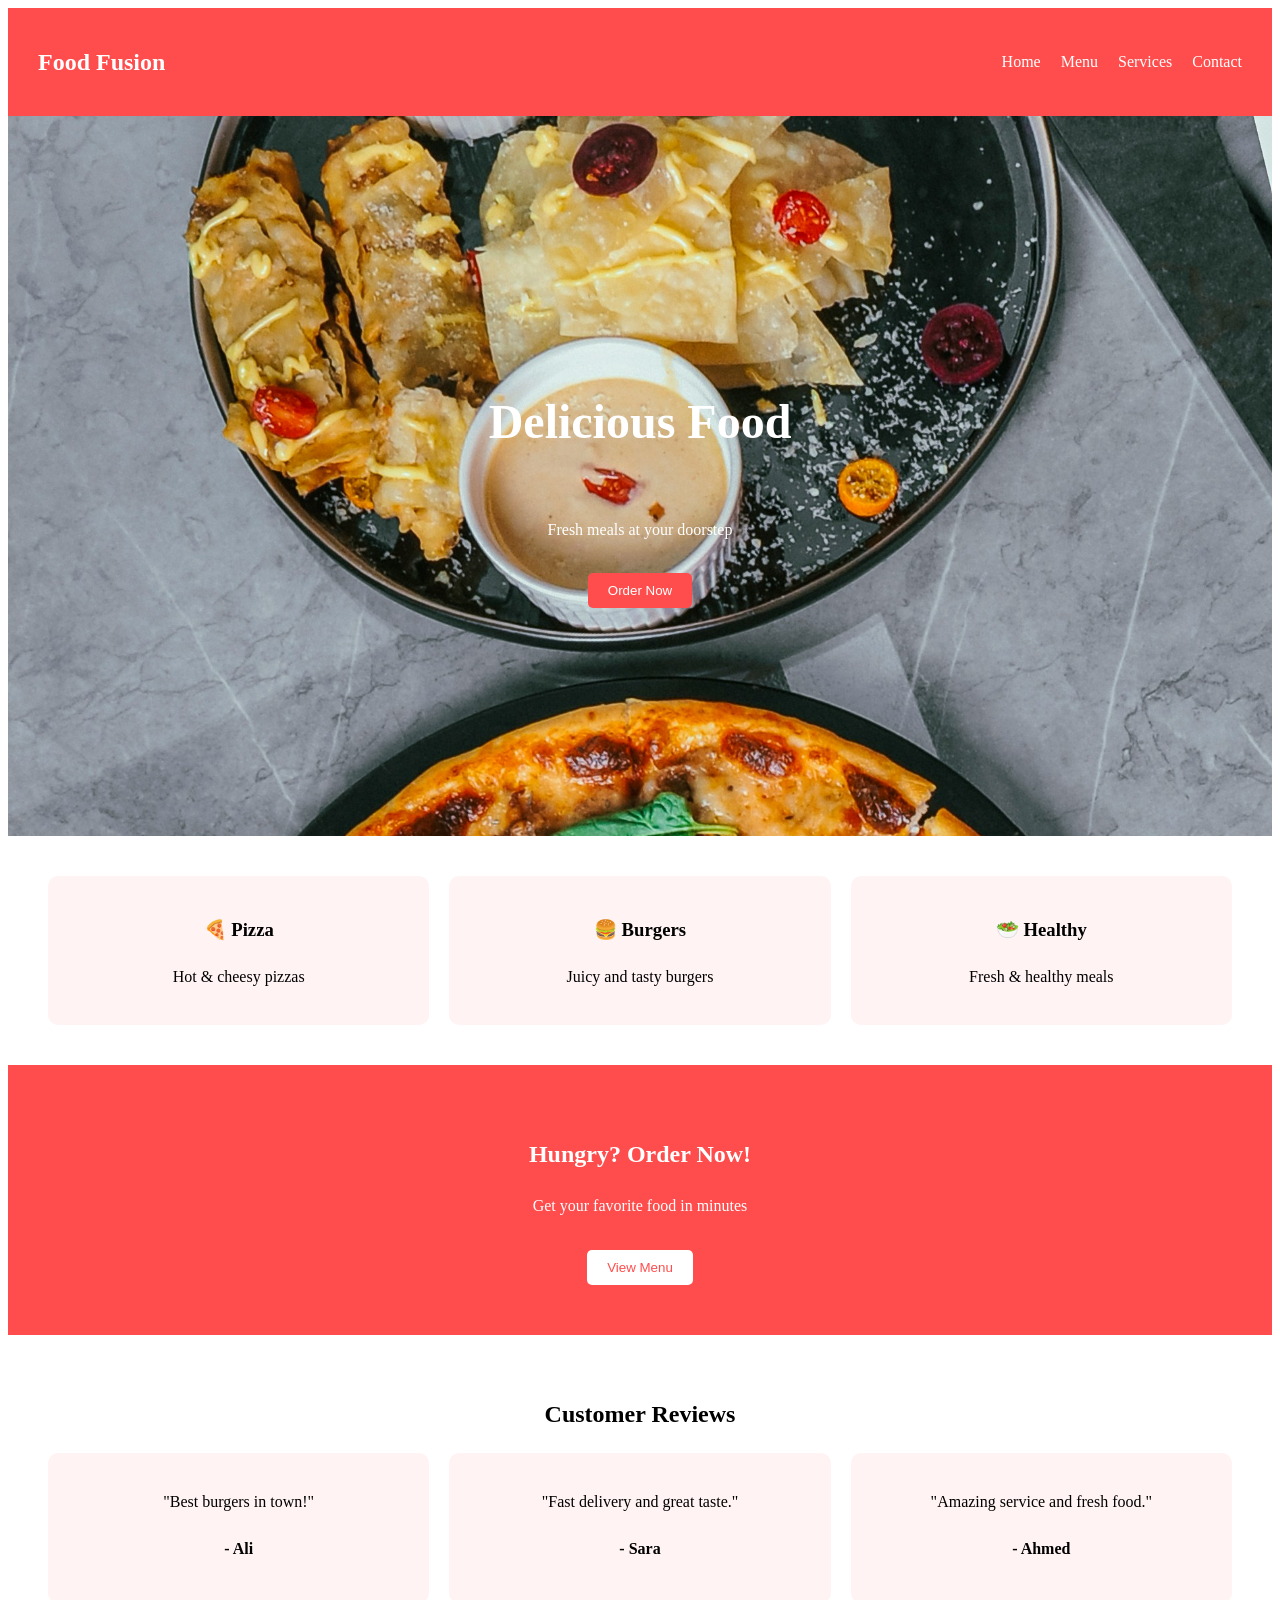
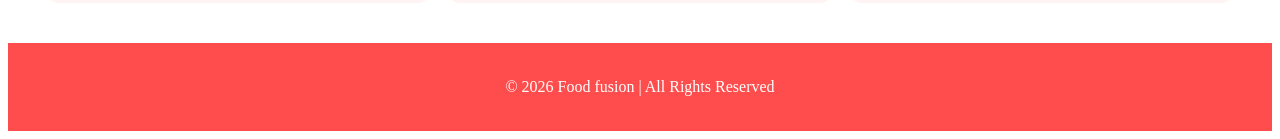
<file: index.html>
<!DOCTYPE html>
<html lang="en">
<head>
  <meta charset="UTF-8">
  <meta name="viewport" content="width=device-width, initial-scale=1.0">
  <title>Food Fusion</title>
  <link rel="stylesheet" href="first.css">
</head>

<body>
<header>
  <h2 class="logo">Food Fusion</h2>
  <nav>
    <ul class="nav-links">
      <li><a href="#">Home</a></li>
      <li><a href="#">Menu</a></li>
      <li><a href="#">Services</a></li>
      <li><a href="#">Contact</a></li>
    </ul>
  </nav>
</header>

<section class="hero">
  <h1>Delicious Food </h1>
  <p>Fresh meals at your doorstep</p>
  <button>Order Now</button>
</section>

<section class="features">
  <div class="card">
    <h3>🍕 Pizza</h3>
    <p>Hot & cheesy pizzas</p>
  </div>
  <div class="card">
    <h3>🍔 Burgers</h3>
    <p>Juicy and tasty burgers</p>
  </div>

  <div class="card">
    <h3>🥗 Healthy</h3>
    <p>Fresh & healthy meals</p>
  </div>
</section>


<section class="cta">
  <h2>Hungry? Order Now!</h2>
  <p>Get your favorite food in minutes</p>
  <button>View Menu</button>
</section>


<section class="testimonials">
  <h2>Customer Reviews</h2>

  <div class="testimonial-container">
    <div class="testimonial">
      <p>"Best burgers in town!"</p>
      <h4>- Ali</h4>
    </div>

    <div class="testimonial">
      <p>"Fast delivery and great taste."</p>
      <h4>- Sara</h4>
    </div>

    <div class="testimonial">
      <p>"Amazing service and fresh food."</p>
      <h4>- Ahmed</h4>
    </div>
  </div>
</section>

<footer>
  <p>© 2026 Food fusion | All Rights Reserved</p>
</footer>

</body>
</html>
</file>
<file: first.css>
{
  margin: 0;
  padding: 0;
  box-sizing: border-box;
   
 }
  
body {
  line-height: 1.6;
}


header {
  display: flex;
  justify-content: space-between;
  align-items: center;
  background: #ff4d4d;
  color: white;
  padding: 15px 30px}

.nav-links {
  display: flex;
  list-style: none;
  gap: 20px;
}

.nav-links a {
  color: white;
  text-decoration: none;
}


.hero {
  display: flex;
  flex-direction: column;
  justify-content: center;
  align-items: center;
  height: 80vh;
  text-align: center;
  background-image: url("Junk.Jpg");
  background-size :cover;
  color: white;
}

.hero h1 {
  font-size: 3rem;
}

.hero button {
  margin-top: 15px;
  padding: 10px 20px;
  border: none;
  background: #ff4d4d;
  color: white;
  border-radius: 5px;
  cursor: pointer;
}


.features {
  display: grid;
  grid-template-columns: repeat(3, 1fr);
  gap: 20px;
  padding: 40px;
}

.card {
  background: #fff3f3;
  padding: 20px;
  border-radius: 10px;
  text-align: center;
}


.cta {
  text-align: center;
  padding: 50px;
  background: #ff4d4d;
  color: white;
}

.cta button {
  margin-top: 15px;
  padding: 10px 20px;
  border: none;
  background: white;
  color: #ff4d4d;
  border-radius: 5px;
  cursor: pointer;
}


.testimonials {
  padding: 40px;
  text-align: center;
}

.testimonial-container {
  display: flex;
  gap: 20px;
  margin-top: 20px;
}

.testimonial {
  background: #fff3f3;
  padding: 20px;
  border-radius: 10px;
  flex: 1;
}

footer {
  background: #ff4d4d;
  color: white;
  text-align: center;
  padding: 15px;
}
@media (max-width: 768px) {
  .features {
    grid-template-columns: repeat(2, 1fr);
  }

  .testimonial-container {
    flex-direction: column;
  }

  .hero h1 {
    font-size: 2rem;
  }
}


@media (max-width: 500px) {
  header {
    flex-direction: column;
  }

  .nav-links {
    flex-direction: row;
    align-items: center;
    margin-top: 10px;
  }

  .features {
    grid-template-columns: 1fr;
  }
</file>
